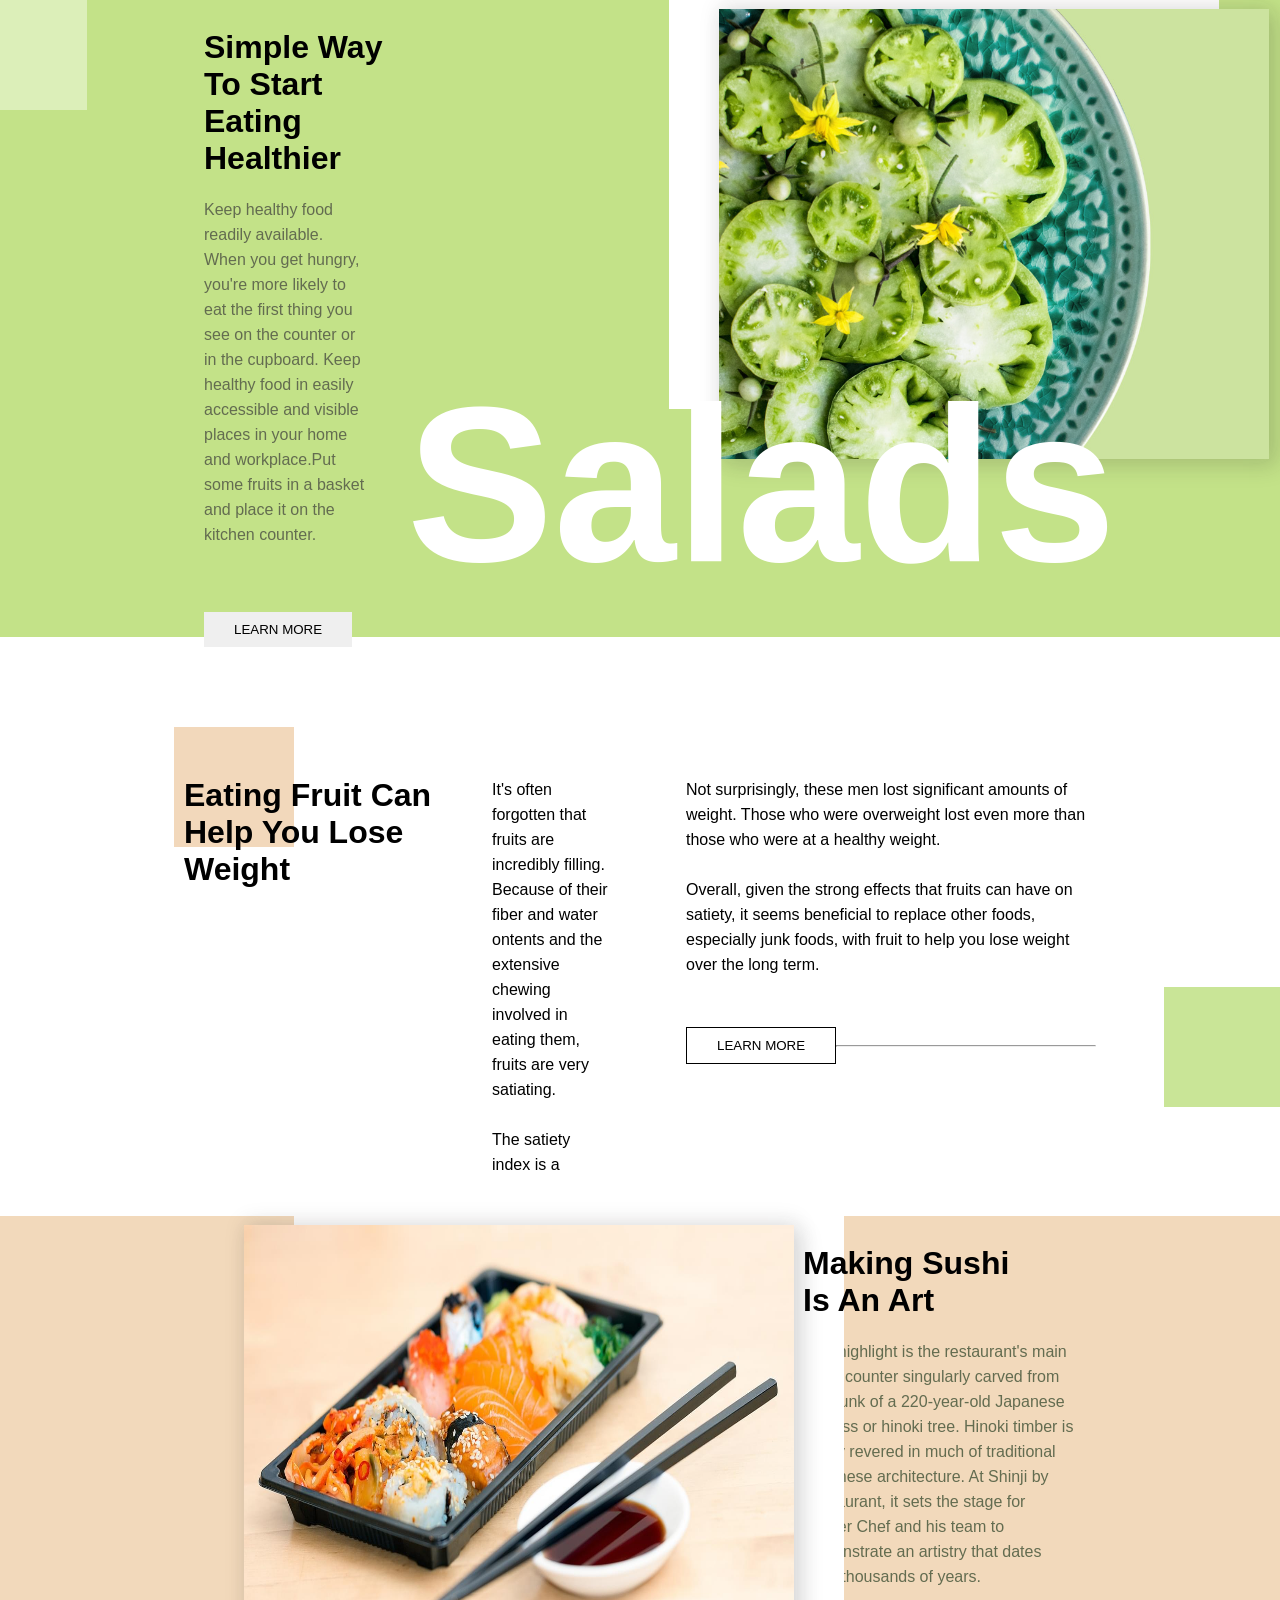
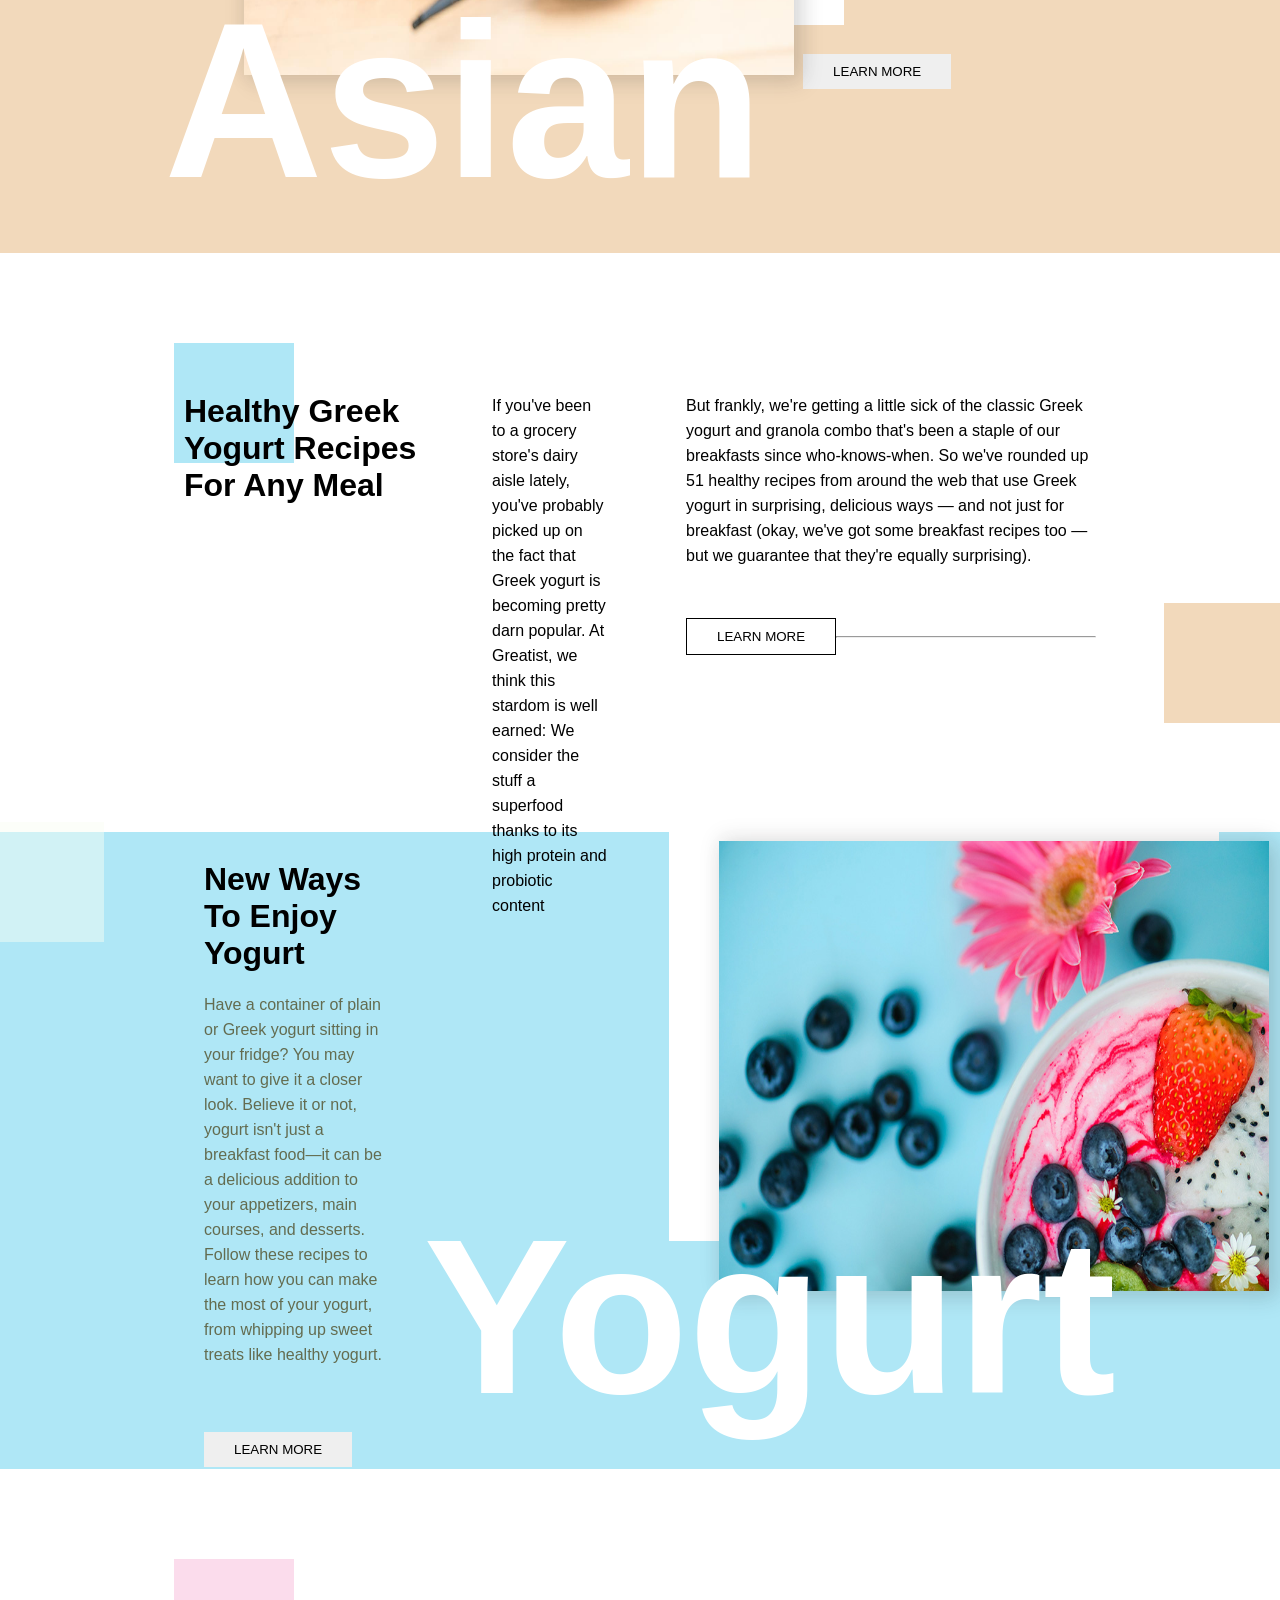
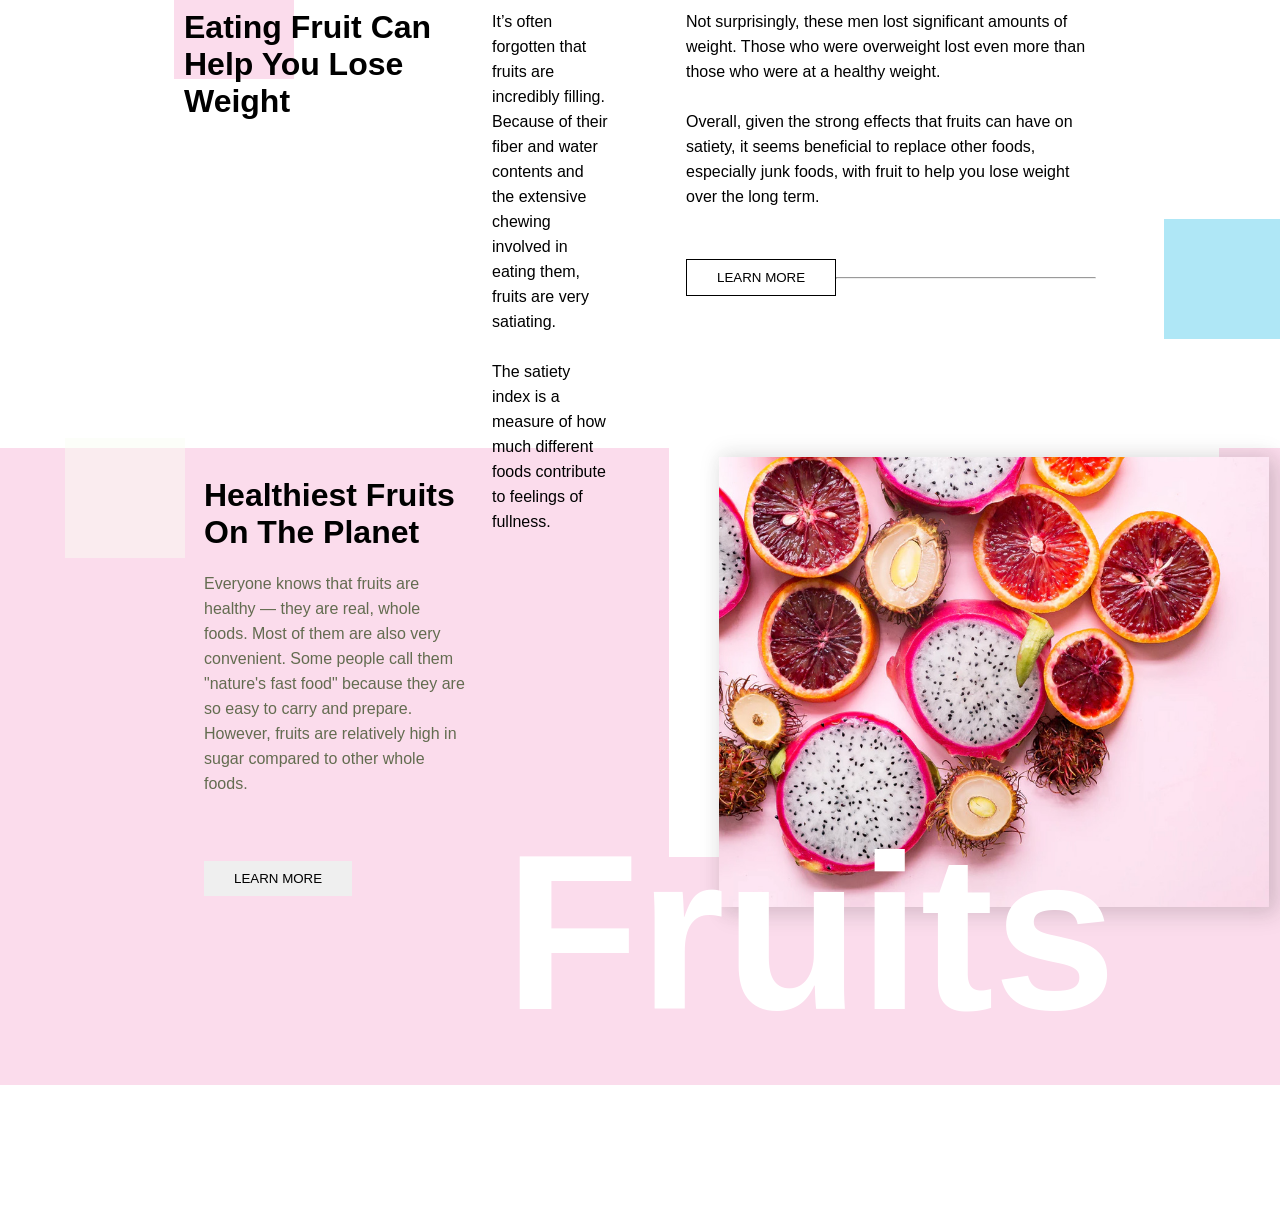
<file: eat healthier template/salad.html>
<!doctype html>
<html lang="en">
  <head>
    <meta charset="UTF-8" />
    <meta name="viewport" content="width=device-width, initial-scale=1.0" />
    <title>Eating Healthier </title>
    <link rel="stylesheet" href="./ssalad.css" />
  </head>
  <body>
    <section class="section1">
      <div class="s1outer">
        <div class="s1_inner">
          <div class="rectangle1"></div>
          <h2>Simple Way To Start Eating Healthier</h2>
          <p>
            Keep healthy food readily available. When you get hungry, you're
            more likely to eat the first thing you see on the counter or in the
            cupboard. Keep healthy food in easily accessible and visible places
            in your home and workplace.Put some fruits in a basket and place it
            on the kitchen counter.
          </p>
          <button class="button1">Learn More</button>
        </div>
        <img
          src="./images/img_salad.jpg"
          alt="salad"
          height="450px"
          width="550px"
        />
        <p>Salads</p>
      </div>
    </section>
    <section class="section2">
      <div class="s1outer s2outer">
        <div class="s1_inner s2_inner">
          <div class="rectangle1 rectangle2_0" id="rectangle2_0"></div>
          <h2>Eating Fruit Can Help You Lose Weight</h2>
        </div>
        <p class="para2_0">
          It's often forgotten that fruits are incredibly filling. Because of
          their fiber and water ontents and the extensive chewing involved in
          eating them, fruits are very satiating.<br><br>The satiety index is a measure
          of how much different foods contribute to feelings of fullness.
        </p>
        <div>
        <p class="para2_1">
          Not surprisingly, these men lost significant amounts of weight. Those
          who were overweight lost even more than those who were at a healthy
          weight.<br><br> Overall, given the strong effects that fruits can have on
          satiety, it seems beneficial to replace other foods, especially junk
          foods, with fruit to help you lose weight over the long term.
        </p>
        <button class="whitebutton">Learn More</button>
        <div class="rectangle1 rectangle2_1" id="rectangle2_1"></div>
        <hr class="inner_line">
      </div>
      </div>
    </section>
    <section class="section1" id="section3">
      <div class="s1outer s3outer">
        <div class="s1_inner">
          <div class="rectangle1"></div>
          <h2>Making sushi <br>is an art</h2>
          <p>
           One highlight is the restaurant's main sushi counter singularly carved from the trunk of a 220-year-old Japanese cypress or hinoki tree. Hinoki timber is highly revered in much of traditional Japanese architecture. At Shinji by Restaurant, it sets the stage for Master Chef and his team to demonstrate an artistry that dates back thousands of years.
          </p>
          <button class="button1">Learn More</button>
        </div>
        <img
          src="./images/img_sushi.jpeg"
          alt="salad"
          height="450px"
          width="550px"
        />
        <p>Asian</p>
      </div>
    </section>
    <section class="section2 section4">
      <div class="s1outer s2outer">
        <div class="s1_inner s2_inner">
          <div class="rectangle1 rectangle2_0" id="rectangle4_0"></div>
          <h2>Healthy Greek Yogurt Recipes for Any Meal</h2>
        </div>
        <p class="para2_0">
          If you've been to a grocery store's dairy aisle lately, you've probably picked up on the fact that Greek yogurt is becoming pretty darn popular. At Greatist, we think this stardom is well earned: We consider the stuff a superfood thanks to its high protein and probiotic content
        </p>
        <div>
        <p class="para2_1">
        But frankly, we're getting a little sick of the classic Greek yogurt and granola combo that's been a staple of our breakfasts since who-knows-when. So we've rounded up 51 healthy recipes from around the web that use Greek yogurt in surprising, delicious ways — and not just for breakfast (okay, we've got some breakfast recipes too — but we guarantee that they're equally surprising).
        </p>
        <button class="whitebutton">Learn More</button>
        <div class="rectangle1 rectangle2_1" id="rectangle4_1"></div>
        <hr class="inner_line">
      </div>
      </div>
    </section>
    <section class="section1" id="section5">
      <div class="s1outer" id="s5outer">
        <div class="s1_inner">
          <div class="rectangle1"></div>
          <h2>New Ways <br> to Enjoy Yogurt</h2>
          <p>
            Have a container of plain or Greek yogurt sitting in your fridge?
            You may want to give it a closer look. Believe it or not, yogurt
            isn't just a breakfast food—it can be a delicious addition to your
            appetizers, main courses, and desserts. Follow these recipes to
            learn how you can make the most of your yogurt, from whipping up
            sweet treats like healthy yogurt.
          </p>
          <button class="button1">Learn More</button>
        </div>
        <img
          src="./images/img_yogurt.jpeg"
          alt="salad"
          height="450px"
          width="550px"
        />
        <p>Yogurt</p>
      </div>
    </section>
    
    <section class="section2 section6">
      <div class="s1outer s2outer">
        <div class="s1_inner s2_inner">
          <div class="rectangle1 rectangle2_0" id="rectangle6_0"></div>
          <h2>Eating Fruit Can Help You Lose Weight</h2>
        </div>
        <p class="para2_0">
          It’s often forgotten that fruits are incredibly filling. Because of their fiber and water contents and the extensive chewing involved in eating them, fruits are very satiating. <br><br>The satiety index is a measure of how much different foods contribute to feelings of fullness.
        </p>
        <div>
        <p class="para2_1">
        Not surprisingly, these men lost significant amounts of weight. Those who were overweight lost even more than those who were at a healthy weight. <br><br>Overall, given the strong effects that fruits can have on satiety, it seems beneficial to replace other foods, especially junk foods, with fruit to help you lose weight over the long term.
        </p>
        <button class="whitebutton">Learn More</button>
        <div class="rectangle1 rectangle2_1" id="rectangle6_1"></div>
        <hr class="inner_line">
      </div>
      </div>
    </section>
    <section class="section1" id="section7">
      <div class="s1outer s7outer">
        <div class="s1_inner">
          <div class="rectangle1"></div>
          <h2>Healthiest Fruits On The Planet</h2>
          <p>
            Everyone knows that fruits are healthy — they are real, whole foods.
            Most of them are also very convenient. Some people call them
            "nature's fast food" because they are so easy to carry and prepare.
            However, fruits are relatively high in sugar compared to other whole
            foods.
          </p>
          <button class="button1">Learn More</button>
        </div>
        <img
          src="./images/img_fruits.jpeg"
          alt="salad"
          height="450px"
          width="550px"
        />
        <p class="fruitword">Fruits</p>
      </div>
    </section>
  </body>
</html>
</file>
<file: eat healthier template/ssalad.css>
* {
  margin: 0;
  padding: 0;
  box-sizing: border-box;
  font-family: sans-serif;
}
body {
  height: 700%;
  width: max-content;
}
.section1 {
  height: 637px;
  width: 100vw;
  background-color: #c3e288;
  display: flex;
  justify-content: center;
  align-items: center;
}
.s1outer {
  height: 100vh;
  width: 90vw;
  display: flex;
  position: relative;
  padding: 140px 100px;
}
.s1_inner {
  height: 440px;
  width: 430px;
  position: relative;
  top: 0px;
  padding: 20px;
}
.s1_inner h2 {
  position: relative;
  font-size: 32px;
  z-index: 3;
  margin-left: 20px;
  text-transform: capitalize;
}
.s1_inner p {
  color: #636c50;
  text-align: left;
  margin: 20px 20px 45px;
  line-height: 25px;
}
.rectangle1 {
  height: 120px;
  width: 120px;
  background-color: #f9fcf276;
  position: absolute;
  right: 320px;
  top: -19px;
  z-index: 0;
}
button {
  margin: 20px;
  padding: 10px 30px;
  font-family: "Open Sans", sans-serif;
  text-transform: uppercase;
  border: 0px;
}
.section1 img {
  position: absolute;
  left: 655px;
  box-shadow:
      8px 8px 20px 2px rgba(39, 39, 39, 0.1),
    2px -2px 20px 2px rgba(30, 28, 28, 0.1),
    -50px -50px white;
}
.section1 > .s1outer > p {
  font-size: 220px;
  font-weight: 700;
  color: #fff;
  position: relative;
  top: 350px;
}
.section2 {
  height: 579px;
  display: flex;
  justify-content: center;
}
.s2_inner {
  width: 300px;
  padding: 0px;
}
.s2_inner > h2 {
  width: 250px;
}
.rectangle2_0 {
  position: absolute;
  left: 10px;
  top: -50px;
}
#rectangle2_0 {
  background-color: #f2d8bb;
}
.para2_0 {
  width: 350px;
  padding: 0px 58px;
  line-height: 25px;
}
.para2_1 {
  width: 450px;
  padding: 0px 20px;
  line-height: 25px;
}
.whitebutton {
  background-color: #fff;
  border: 1px solid black;
  margin-top: 50px;
}
.rectangle2_1 {
  position: absolute;
  left: 1100px;
  top: 350px;
}
#rectangle2_1 {
  background-color: #c2e288df;
}
.inner_line {
  position: relative;
  bottom: 39px;
  left: 170px;
  width: 260px;
  color: black;
}
#section3 {
  background-color: #f2d9bb;
  display: flex;
  flex-direction: row-reverse;
}
.s3outer {
  display: flex;
  flex-direction: row-reverse;
  position: relative;
}
.s3outer img {
  position: absolute;
  left: 180px;
  box-shadow:
    8px 8px 20px 2px rgba(39, 39, 39, 0.1),
    2px -2px 20px 2px rgba(30, 28, 28, 0.1),
    50px -50px white;
}
#rectangle4_0 {
  background-color: #afe7f6;
}
#rectangle4_1 {
  background-color: #f2d9bb;
}
#section5 {
  background-color: #afe7f6;
}
#rectangle6_0 {
  background-color: #fbdcec;
}
#rectangle6_1 {
  background-color: #afe7f6;
}
#section7 {
  background-color: #fbdcec;
}
.button1:hover {
  background-color: transparent;
}
.whitebutton:hover {
  border: 0;
}
.fruitword {
  height: 80px;
}
.s7outer {
  padding-bottom: 0px;
}
</file>
